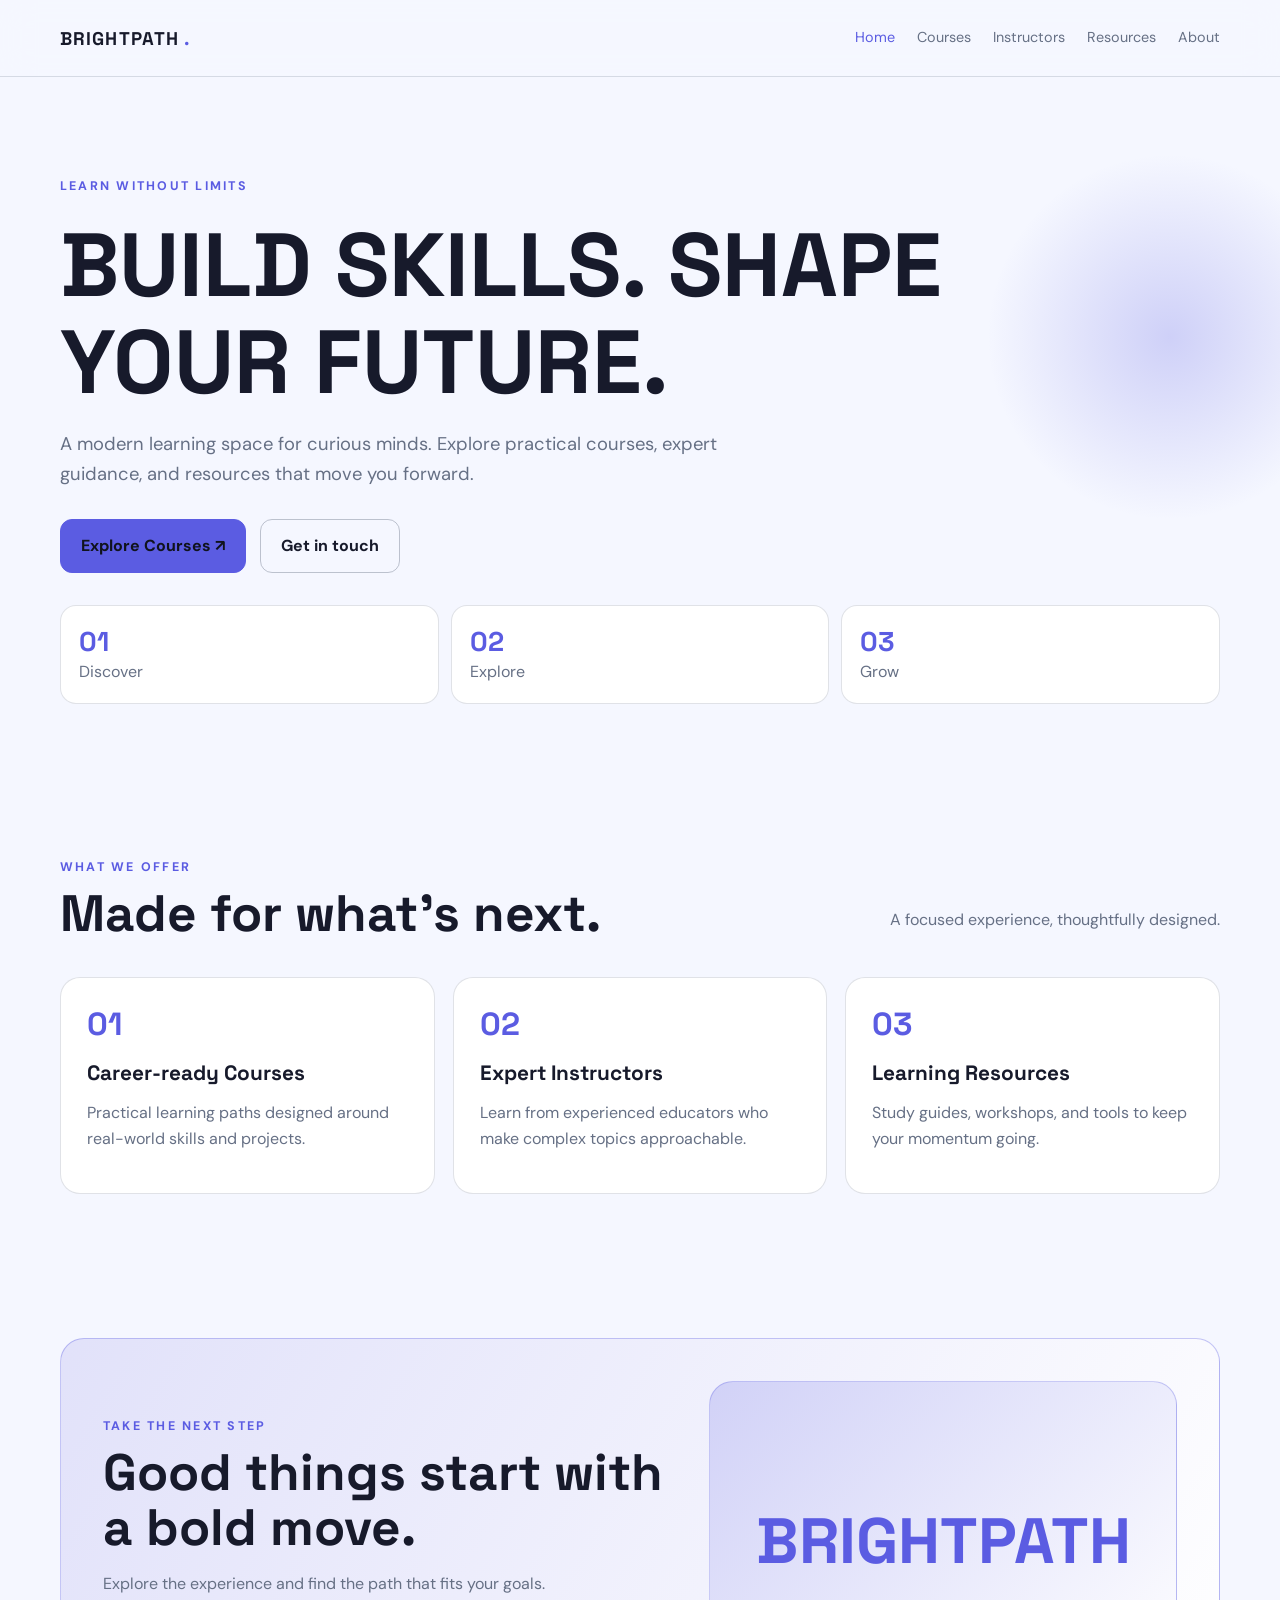
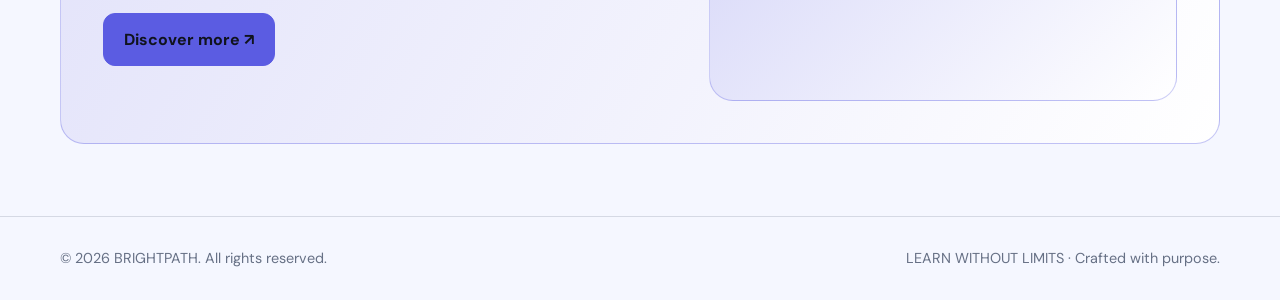
<file: index.html>
<!doctype html><html lang="en"><head><meta charset="utf-8"><meta name="viewport" content="width=device-width,initial-scale=1"><meta name="description" content="A modern learning space for curious minds. Explore practical courses, expert guidance, and resources that move you forward."><title>Home | BRIGHTPATH</title><link rel="stylesheet" href="style.css"></head><body><header><div class="wrap nav"><a class="logo" href="index.html">BRIGHTPATH<span> .</span></a><button class="menu" aria-label="Toggle navigation">Menu</button><nav><a class="active" href="index.html">Home</a><a class="" href="courses.html">Courses</a><a class="" href="instructors.html">Instructors</a><a class="" href="resources.html">Resources</a><a class="" href="about.html">About</a></nav></div></header><main>
<section class="hero"><div class="orb"></div><div class="wrap"><div class="eyebrow">LEARN WITHOUT LIMITS</div><h1>BUILD SKILLS. SHAPE YOUR FUTURE.</h1><p class="lead">A modern learning space for curious minds. Explore practical courses, expert guidance, and resources that move you forward.</p><div class="actions"><a class="btn" href="courses.html">Explore Courses ↗</a><a class="btn secondary" href="about.html">Get in touch</a></div><div class="stats"><div class="stat"><b>01</b><span class="muted">Discover</span></div><div class="stat"><b>02</b><span class="muted">Explore</span></div><div class="stat"><b>03</b><span class="muted">Grow</span></div></div></div></section>
<section class="section"><div class="wrap"><div class="section-head"><div><div class="eyebrow">WHAT WE OFFER</div><h2>Made for what’s next.</h2></div><p class="muted">A focused experience, thoughtfully designed.</p></div><div class="grid"><article class="card"><div class="number">01</div><h3>Career-ready Courses</h3><p class="muted">Practical learning paths designed around real-world skills and projects.</p></article><article class="card"><div class="number">02</div><h3>Expert Instructors</h3><p class="muted">Learn from experienced educators who make complex topics approachable.</p></article><article class="card"><div class="number">03</div><h3>Learning Resources</h3><p class="muted">Study guides, workshops, and tools to keep your momentum going.</p></article></div></div></section>
<section class="section"><div class="wrap"><div class="banner split"><div><div class="eyebrow">TAKE THE NEXT STEP</div><h2>Good things start with a bold move.</h2><p class="muted">Explore the experience and find the path that fits your goals.</p><a class="btn" href="courses.html">Discover more ↗</a></div><div class="visual"><strong>BRIGHTPATH</strong></div></div></div></section></main><footer><div class="wrap footer-inner"><span>© <span class="year"></span> BRIGHTPATH. All rights reserved.</span><span>LEARN WITHOUT LIMITS · Crafted with purpose.</span></div></footer><script src="script.js"></script></body></html>
</file>
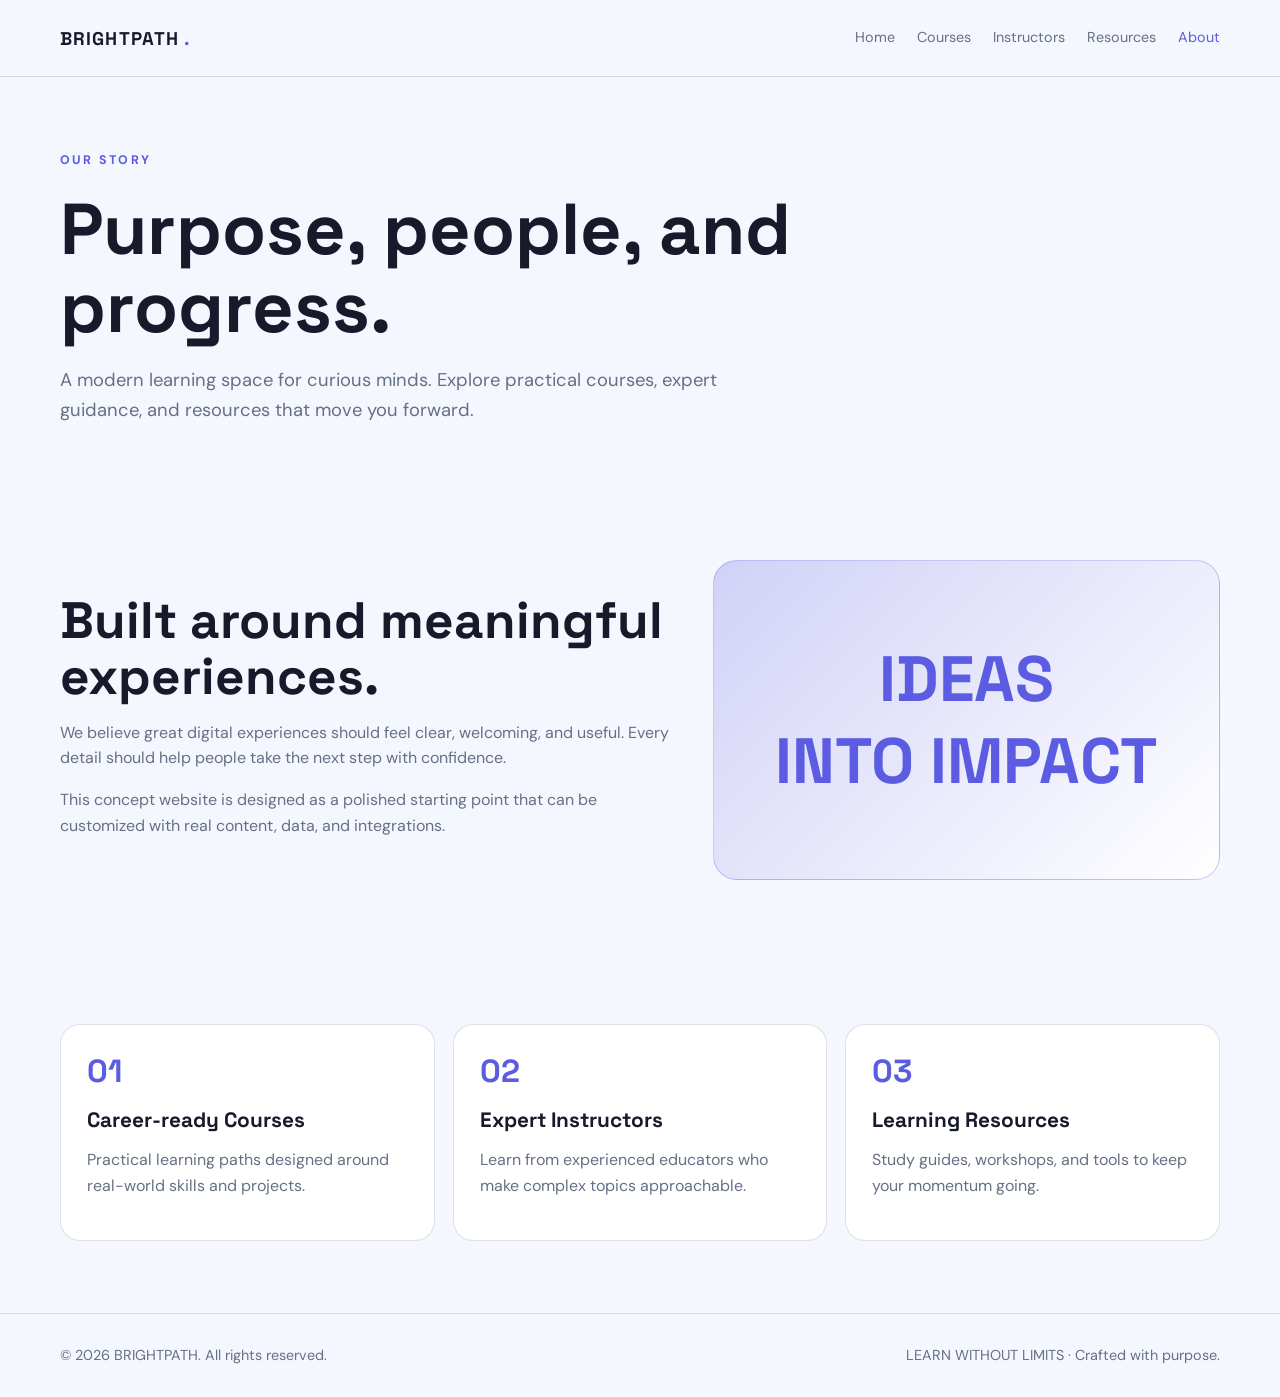
<file: about.html>
<!doctype html><html lang="en"><head><meta charset="utf-8"><meta name="viewport" content="width=device-width,initial-scale=1"><meta name="description" content="A modern learning space for curious minds. Explore practical courses, expert guidance, and resources that move you forward."><title>About | BRIGHTPATH</title><link rel="stylesheet" href="style.css"></head><body><header><div class="wrap nav"><a class="logo" href="index.html">BRIGHTPATH<span> .</span></a><button class="menu" aria-label="Toggle navigation">Menu</button><nav><a class="" href="index.html">Home</a><a class="" href="courses.html">Courses</a><a class="" href="instructors.html">Instructors</a><a class="" href="resources.html">Resources</a><a class="active" href="about.html">About</a></nav></div></header><main><section class="page-hero"><div class="wrap"><div class="eyebrow">OUR STORY</div><h1>Purpose, people, and progress.</h1><p class="lead">A modern learning space for curious minds. Explore practical courses, expert guidance, and resources that move you forward.</p></div></section><section class="section"><div class="wrap split"><div><h2>Built around meaningful experiences.</h2><p class="muted">We believe great digital experiences should feel clear, welcoming, and useful. Every detail should help people take the next step with confidence.</p><p class="muted">This concept website is designed as a polished starting point that can be customized with real content, data, and integrations.</p></div><div class="visual"><strong>IDEAS<br/>INTO IMPACT</strong></div></div></section><section class="section"><div class="wrap grid"><div class="card"><div class="number">01</div><h3>Career-ready Courses</h3><p class="muted">Practical learning paths designed around real-world skills and projects.</p></div><div class="card"><div class="number">02</div><h3>Expert Instructors</h3><p class="muted">Learn from experienced educators who make complex topics approachable.</p></div><div class="card"><div class="number">03</div><h3>Learning Resources</h3><p class="muted">Study guides, workshops, and tools to keep your momentum going.</p></div></div></section></main><footer><div class="wrap footer-inner"><span>© <span class="year"></span> BRIGHTPATH. All rights reserved.</span><span>LEARN WITHOUT LIMITS · Crafted with purpose.</span></div></footer><script src="script.js"></script></body></html>
</file>
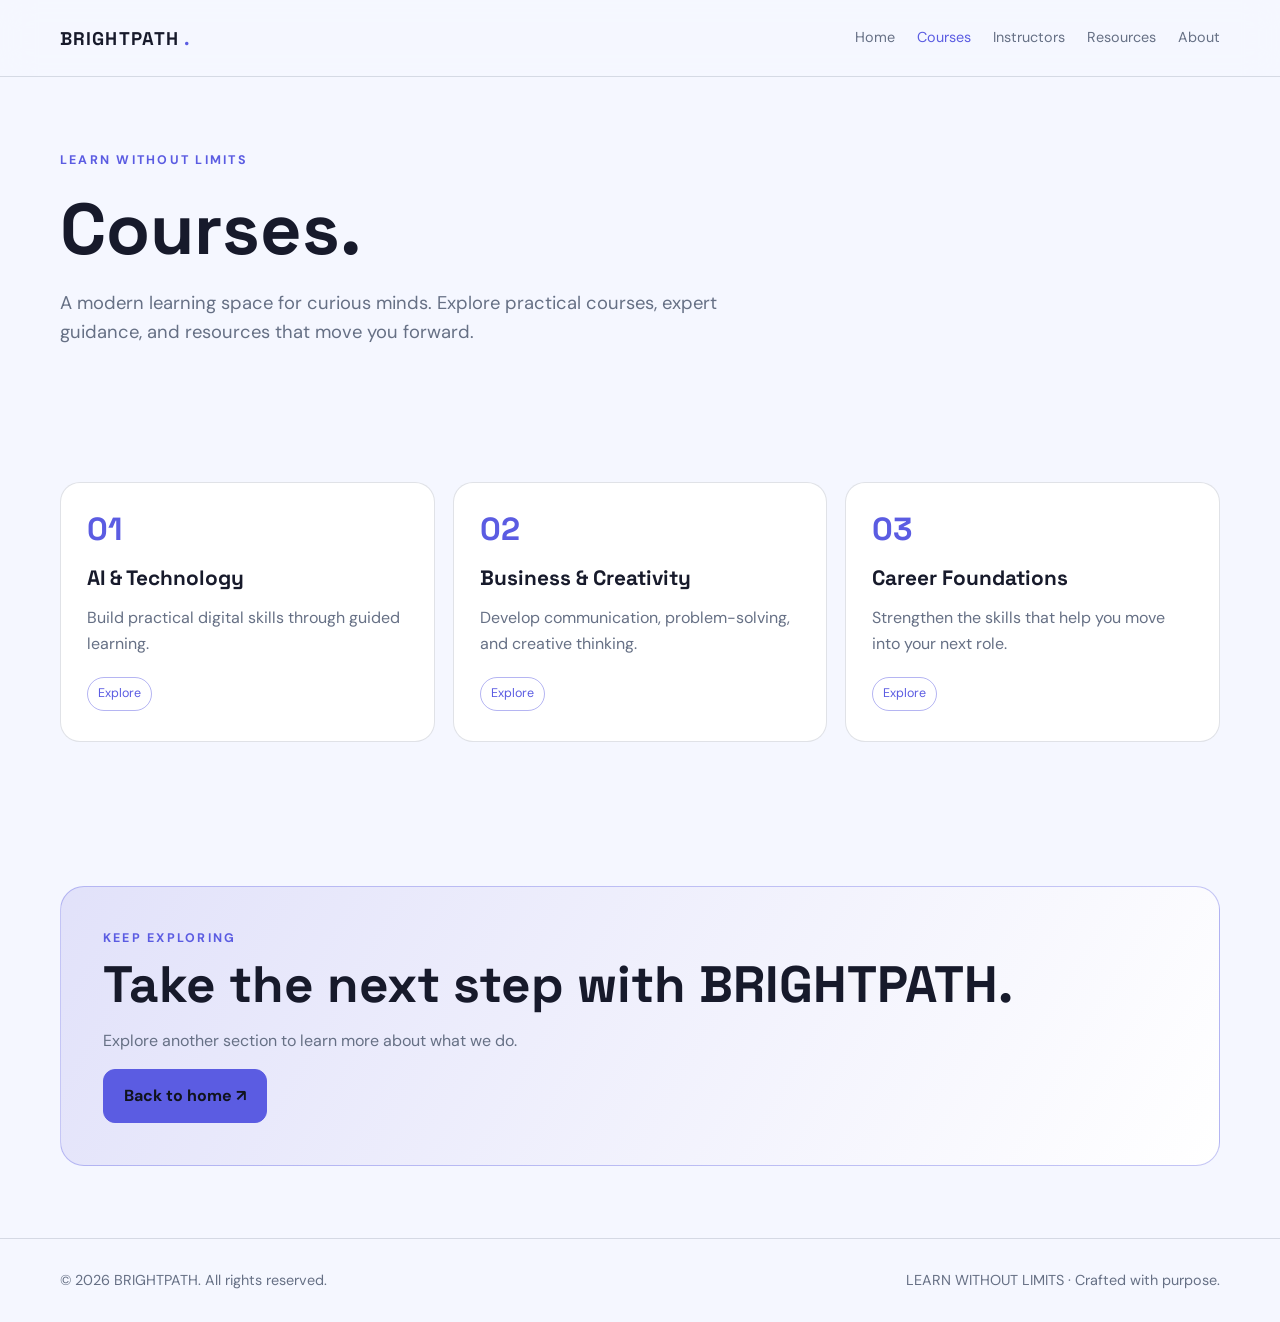
<file: courses.html>
<!doctype html><html lang="en"><head><meta charset="utf-8"><meta name="viewport" content="width=device-width,initial-scale=1"><meta name="description" content="A modern learning space for curious minds. Explore practical courses, expert guidance, and resources that move you forward."><title>Courses | BRIGHTPATH</title><link rel="stylesheet" href="style.css"></head><body><header><div class="wrap nav"><a class="logo" href="index.html">BRIGHTPATH<span> .</span></a><button class="menu" aria-label="Toggle navigation">Menu</button><nav><a class="" href="index.html">Home</a><a class="active" href="courses.html">Courses</a><a class="" href="instructors.html">Instructors</a><a class="" href="resources.html">Resources</a><a class="" href="about.html">About</a></nav></div></header><main><section class="page-hero"><div class="wrap"><div class="eyebrow">LEARN WITHOUT LIMITS</div><h1>Courses.</h1><p class="lead">A modern learning space for curious minds. Explore practical courses, expert guidance, and resources that move you forward.</p></div></section><section class="section"><div class="wrap"><div class="grid"><article class="card"><div class="number">01</div><h3>AI & Technology</h3><p class="muted">Build practical digital skills through guided learning.</p><span class="tag">Explore</span></article><article class="card"><div class="number">02</div><h3>Business & Creativity</h3><p class="muted">Develop communication, problem-solving, and creative thinking.</p><span class="tag">Explore</span></article><article class="card"><div class="number">03</div><h3>Career Foundations</h3><p class="muted">Strengthen the skills that help you move into your next role.</p><span class="tag">Explore</span></article></div></div></section><section class="section"><div class="wrap"><div class="banner"><div class="eyebrow">KEEP EXPLORING</div><h2>Take the next step with BRIGHTPATH.</h2><p class="muted">Explore another section to learn more about what we do.</p><a class="btn" href="index.html">Back to home ↗</a></div></div></section></main><footer><div class="wrap footer-inner"><span>© <span class="year"></span> BRIGHTPATH. All rights reserved.</span><span>LEARN WITHOUT LIMITS · Crafted with purpose.</span></div></footer><script src="script.js"></script></body></html>
</file>
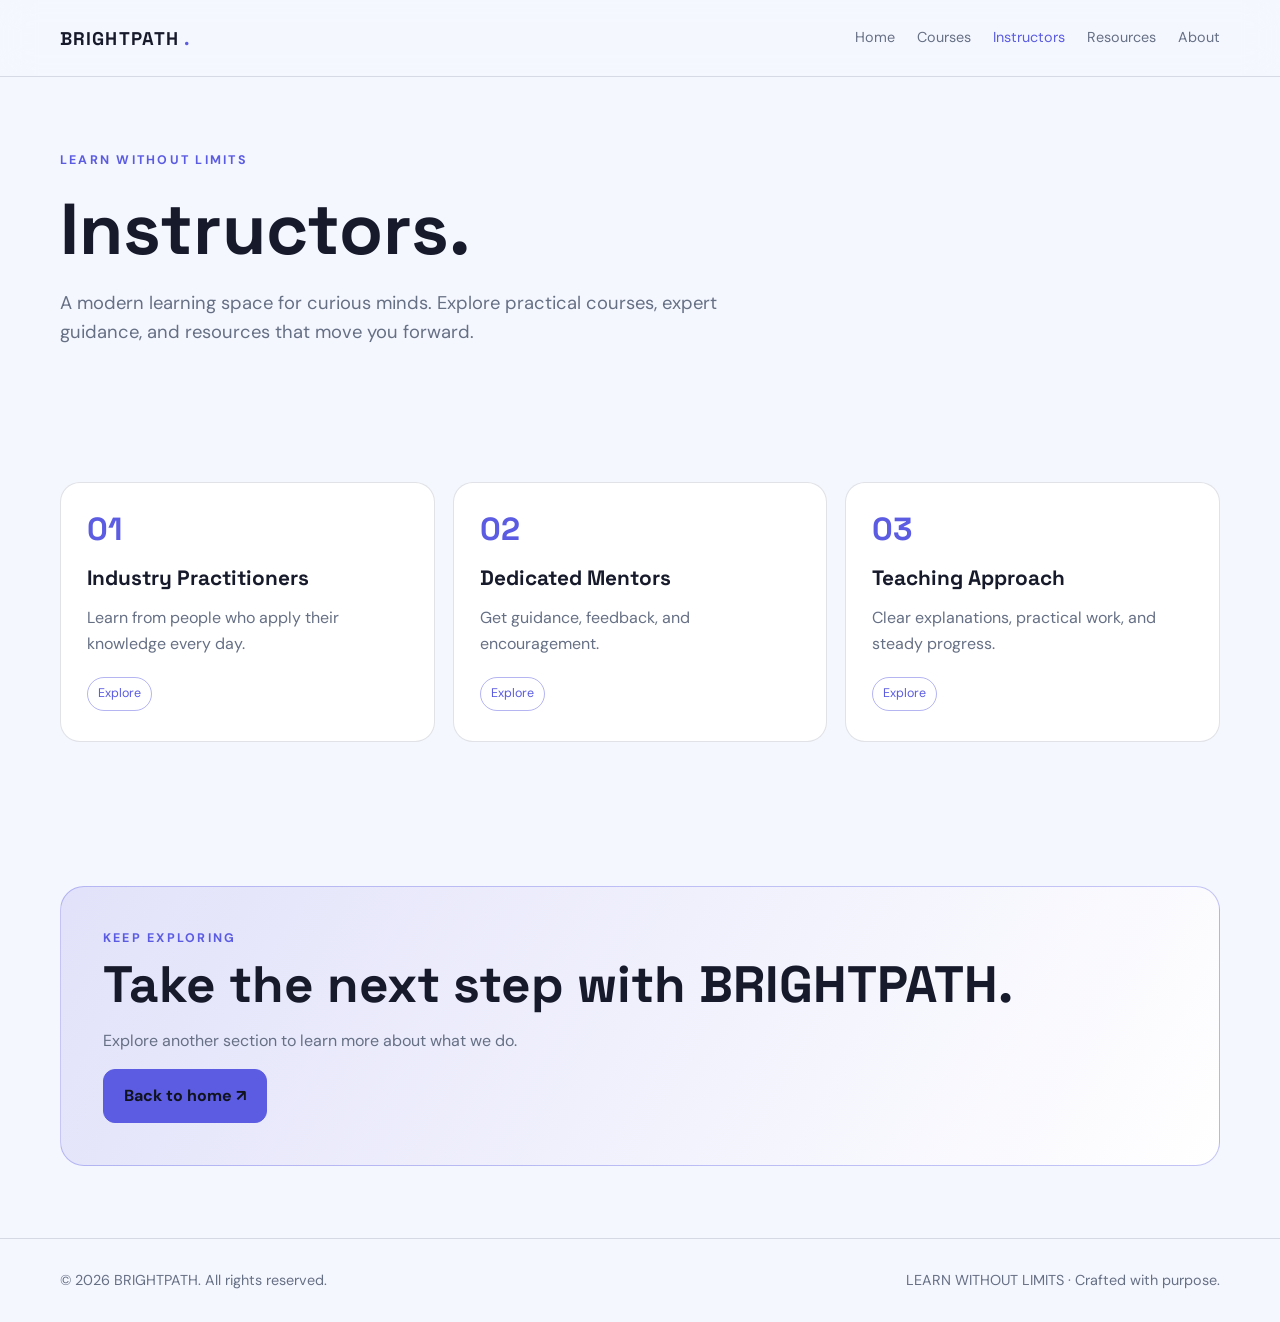
<file: instructors.html>
<!doctype html><html lang="en"><head><meta charset="utf-8"><meta name="viewport" content="width=device-width,initial-scale=1"><meta name="description" content="A modern learning space for curious minds. Explore practical courses, expert guidance, and resources that move you forward."><title>Instructors | BRIGHTPATH</title><link rel="stylesheet" href="style.css"></head><body><header><div class="wrap nav"><a class="logo" href="index.html">BRIGHTPATH<span> .</span></a><button class="menu" aria-label="Toggle navigation">Menu</button><nav><a class="" href="index.html">Home</a><a class="" href="courses.html">Courses</a><a class="active" href="instructors.html">Instructors</a><a class="" href="resources.html">Resources</a><a class="" href="about.html">About</a></nav></div></header><main><section class="page-hero"><div class="wrap"><div class="eyebrow">LEARN WITHOUT LIMITS</div><h1>Instructors.</h1><p class="lead">A modern learning space for curious minds. Explore practical courses, expert guidance, and resources that move you forward.</p></div></section><section class="section"><div class="wrap"><div class="grid"><article class="card"><div class="number">01</div><h3>Industry Practitioners</h3><p class="muted">Learn from people who apply their knowledge every day.</p><span class="tag">Explore</span></article><article class="card"><div class="number">02</div><h3>Dedicated Mentors</h3><p class="muted">Get guidance, feedback, and encouragement.</p><span class="tag">Explore</span></article><article class="card"><div class="number">03</div><h3>Teaching Approach</h3><p class="muted">Clear explanations, practical work, and steady progress.</p><span class="tag">Explore</span></article></div></div></section><section class="section"><div class="wrap"><div class="banner"><div class="eyebrow">KEEP EXPLORING</div><h2>Take the next step with BRIGHTPATH.</h2><p class="muted">Explore another section to learn more about what we do.</p><a class="btn" href="index.html">Back to home ↗</a></div></div></section></main><footer><div class="wrap footer-inner"><span>© <span class="year"></span> BRIGHTPATH. All rights reserved.</span><span>LEARN WITHOUT LIMITS · Crafted with purpose.</span></div></footer><script src="script.js"></script></body></html>
</file>
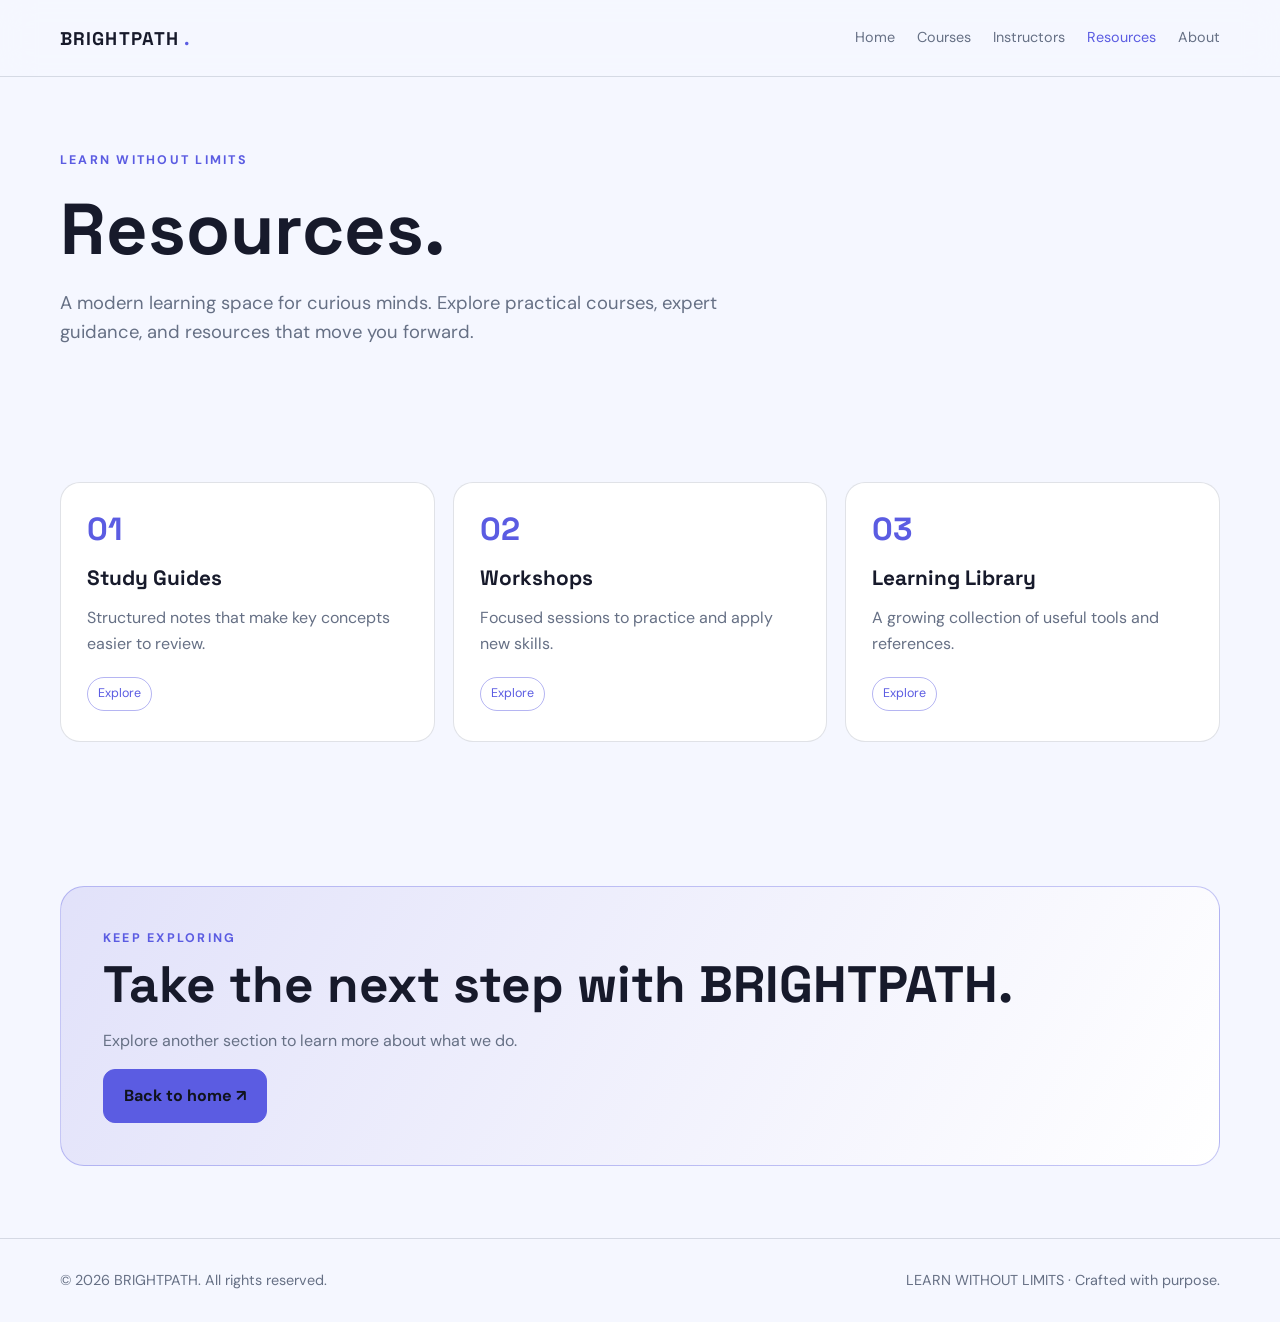
<file: resources.html>
<!doctype html><html lang="en"><head><meta charset="utf-8"><meta name="viewport" content="width=device-width,initial-scale=1"><meta name="description" content="A modern learning space for curious minds. Explore practical courses, expert guidance, and resources that move you forward."><title>Resources | BRIGHTPATH</title><link rel="stylesheet" href="style.css"></head><body><header><div class="wrap nav"><a class="logo" href="index.html">BRIGHTPATH<span> .</span></a><button class="menu" aria-label="Toggle navigation">Menu</button><nav><a class="" href="index.html">Home</a><a class="" href="courses.html">Courses</a><a class="" href="instructors.html">Instructors</a><a class="active" href="resources.html">Resources</a><a class="" href="about.html">About</a></nav></div></header><main><section class="page-hero"><div class="wrap"><div class="eyebrow">LEARN WITHOUT LIMITS</div><h1>Resources.</h1><p class="lead">A modern learning space for curious minds. Explore practical courses, expert guidance, and resources that move you forward.</p></div></section><section class="section"><div class="wrap"><div class="grid"><article class="card"><div class="number">01</div><h3>Study Guides</h3><p class="muted">Structured notes that make key concepts easier to review.</p><span class="tag">Explore</span></article><article class="card"><div class="number">02</div><h3>Workshops</h3><p class="muted">Focused sessions to practice and apply new skills.</p><span class="tag">Explore</span></article><article class="card"><div class="number">03</div><h3>Learning Library</h3><p class="muted">A growing collection of useful tools and references.</p><span class="tag">Explore</span></article></div></div></section><section class="section"><div class="wrap"><div class="banner"><div class="eyebrow">KEEP EXPLORING</div><h2>Take the next step with BRIGHTPATH.</h2><p class="muted">Explore another section to learn more about what we do.</p><a class="btn" href="index.html">Back to home ↗</a></div></div></section></main><footer><div class="wrap footer-inner"><span>© <span class="year"></span> BRIGHTPATH. All rights reserved.</span><span>LEARN WITHOUT LIMITS · Crafted with purpose.</span></div></footer><script src="script.js"></script></body></html>
</file>
<file: style.css>
@import url('https://fonts.googleapis.com/css2?family=DM+Sans:wght@400;500;600;700&family=Space+Grotesk:wght@400;500;600;700&display=swap');
:root{--bg:#f5f7ff;--accent:#5b5ce2;--accent2:#12b8a6;--text:#171a2b;--muted:#667085;--panel:#ffffff;}
*{box-sizing:border-box}html{scroll-behavior:smooth}body{margin:0;background:var(--bg);color:var(--text);font-family:'DM Sans',sans-serif;line-height:1.6}a{color:inherit;text-decoration:none}.wrap{width:min(1160px,92%);margin:auto}header{position:sticky;top:0;z-index:10;background:color-mix(in srgb,var(--bg) 88%,transparent);backdrop-filter:blur(16px);border-bottom:1px solid color-mix(in srgb,var(--muted) 22%,transparent)}.nav{height:76px;display:flex;align-items:center;justify-content:space-between;gap:24px}.logo{font:700 1.15rem 'Space Grotesk';letter-spacing:.06em}.logo span{color:var(--accent)}nav{display:flex;gap:22px;align-items:center}nav a{font-size:.9rem;color:var(--muted)}nav a:hover,nav a.active{color:var(--accent)}.menu{display:none;background:none;border:1px solid var(--muted);color:var(--text);padding:8px 12px;border-radius:10px}.hero{padding:100px 0 82px;position:relative;overflow:hidden}.eyebrow{color:var(--accent);font-weight:700;font-size:.78rem;letter-spacing:.18em;text-transform:uppercase}h1,h2,h3{font-family:'Space Grotesk',sans-serif;line-height:1.08}h1{font-size:clamp(2.8rem,7vw,5.7rem);max-width:900px;margin:20px 0}.lead{font-size:1.15rem;color:var(--muted);max-width:660px}.actions{display:flex;gap:14px;flex-wrap:wrap;margin-top:30px}.btn{display:inline-flex;padding:13px 20px;border-radius:12px;background:var(--accent);color:#10131d;font-weight:700;border:1px solid var(--accent);transition:.2s}.btn:hover{transform:translateY(-3px);filter:brightness(1.08)}.btn.secondary{background:transparent;color:var(--text);border-color:color-mix(in srgb,var(--muted) 40%,transparent)}.orb{position:absolute;width:380px;height:380px;border-radius:50%;right:-80px;top:70px;background:radial-gradient(circle,color-mix(in srgb,var(--accent) 25%,transparent),transparent 68%);pointer-events:none}.section{padding:72px 0}.section-head{display:flex;justify-content:space-between;align-items:end;gap:20px;margin-bottom:28px}h2{font-size:clamp(2rem,4vw,3.2rem);margin:8px 0}.muted{color:var(--muted)}.grid{display:grid;grid-template-columns:repeat(3,1fr);gap:18px}.card{background:var(--panel);border:1px solid color-mix(in srgb,var(--muted) 20%,transparent);border-radius:20px;padding:26px;min-height:210px;transition:.2s}.card:hover{transform:translateY(-5px);border-color:var(--accent)}.number{font:700 2rem 'Space Grotesk';color:var(--accent)}.card h3{font-size:1.3rem;margin:18px 0 10px}.banner{border-radius:24px;padding:42px;background:linear-gradient(120deg,color-mix(in srgb,var(--accent) 18%,var(--panel)),var(--panel));border:1px solid color-mix(in srgb,var(--accent) 35%,transparent)}.page-hero{padding:74px 0 44px}.page-hero h1{font-size:clamp(2.5rem,6vw,4.5rem)}.split{display:grid;grid-template-columns:1.1fr .9fr;gap:34px;align-items:center}.visual{min-height:320px;border-radius:24px;background:linear-gradient(135deg,color-mix(in srgb,var(--accent) 28%,var(--panel)),var(--panel));border:1px solid color-mix(in srgb,var(--accent) 30%,transparent);display:grid;place-items:center;text-align:center;padding:30px}.visual strong{font:700 clamp(2rem,5vw,4rem) 'Space Grotesk';color:var(--accent)}.stats{display:grid;grid-template-columns:repeat(3,1fr);gap:12px;margin-top:32px}.stat{padding:18px;border-radius:16px;background:var(--panel);border:1px solid color-mix(in srgb,var(--muted) 20%,transparent)}.stat b{display:block;font:700 1.7rem 'Space Grotesk';color:var(--accent)}.contact-form{display:grid;gap:14px;max-width:650px}input,textarea{width:100%;padding:14px 16px;border-radius:12px;border:1px solid color-mix(in srgb,var(--muted) 35%,transparent);background:var(--panel);color:var(--text);font:inherit}textarea{min-height:140px;resize:vertical}footer{padding:30px 0;border-top:1px solid color-mix(in srgb,var(--muted) 22%,transparent);color:var(--muted);font-size:.9rem}.footer-inner{display:flex;justify-content:space-between;gap:20px;flex-wrap:wrap}.tag{display:inline-block;padding:6px 10px;border:1px solid color-mix(in srgb,var(--accent) 45%,transparent);border-radius:999px;color:var(--accent);font-size:.78rem;margin:4px 4px 4px 0}@media(max-width:760px){nav{display:none;position:absolute;top:76px;left:0;right:0;padding:20px;background:var(--bg);flex-direction:column;align-items:flex-start;border-bottom:1px solid var(--muted)}nav.open{display:flex}.menu{display:block}.grid,.split{grid-template-columns:1fr}.hero{padding:76px 0 60px}.orb{right:-220px}.stats{grid-template-columns:1fr}.section-head{display:block}}
</file>
